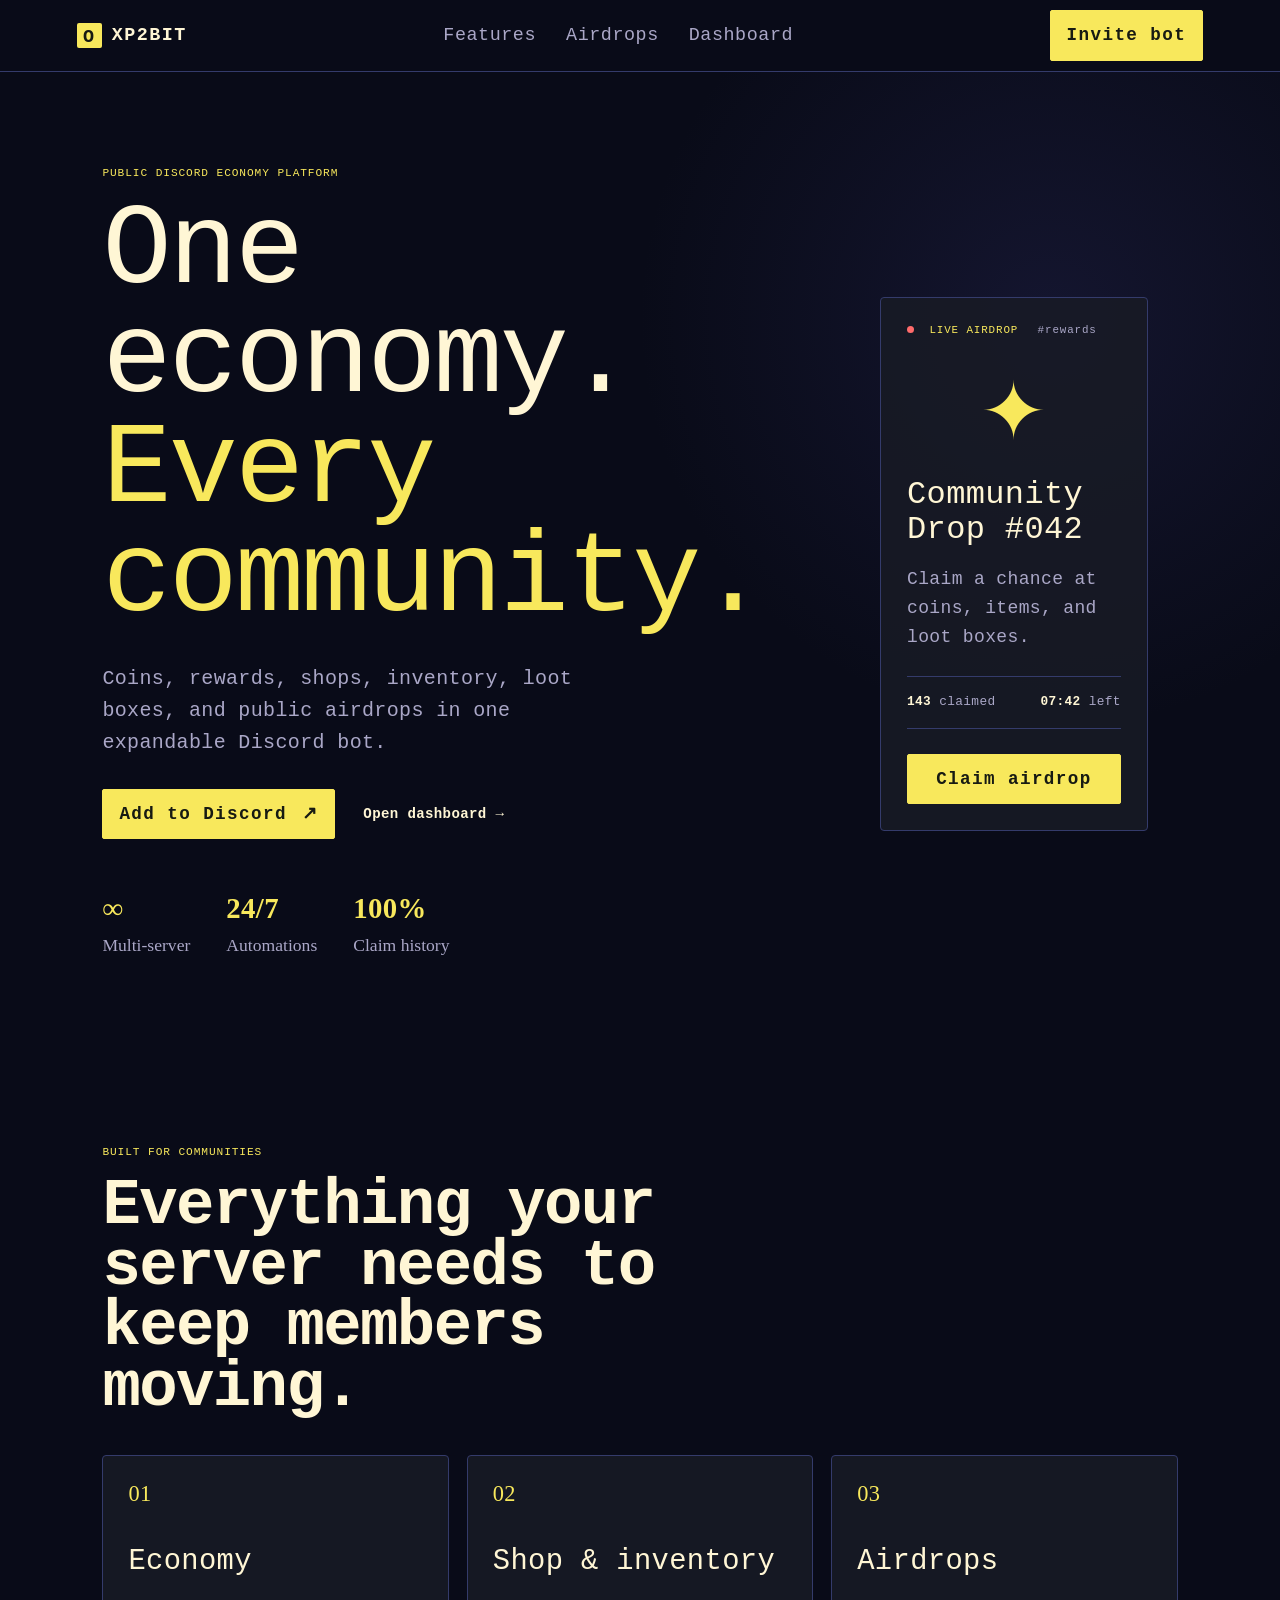
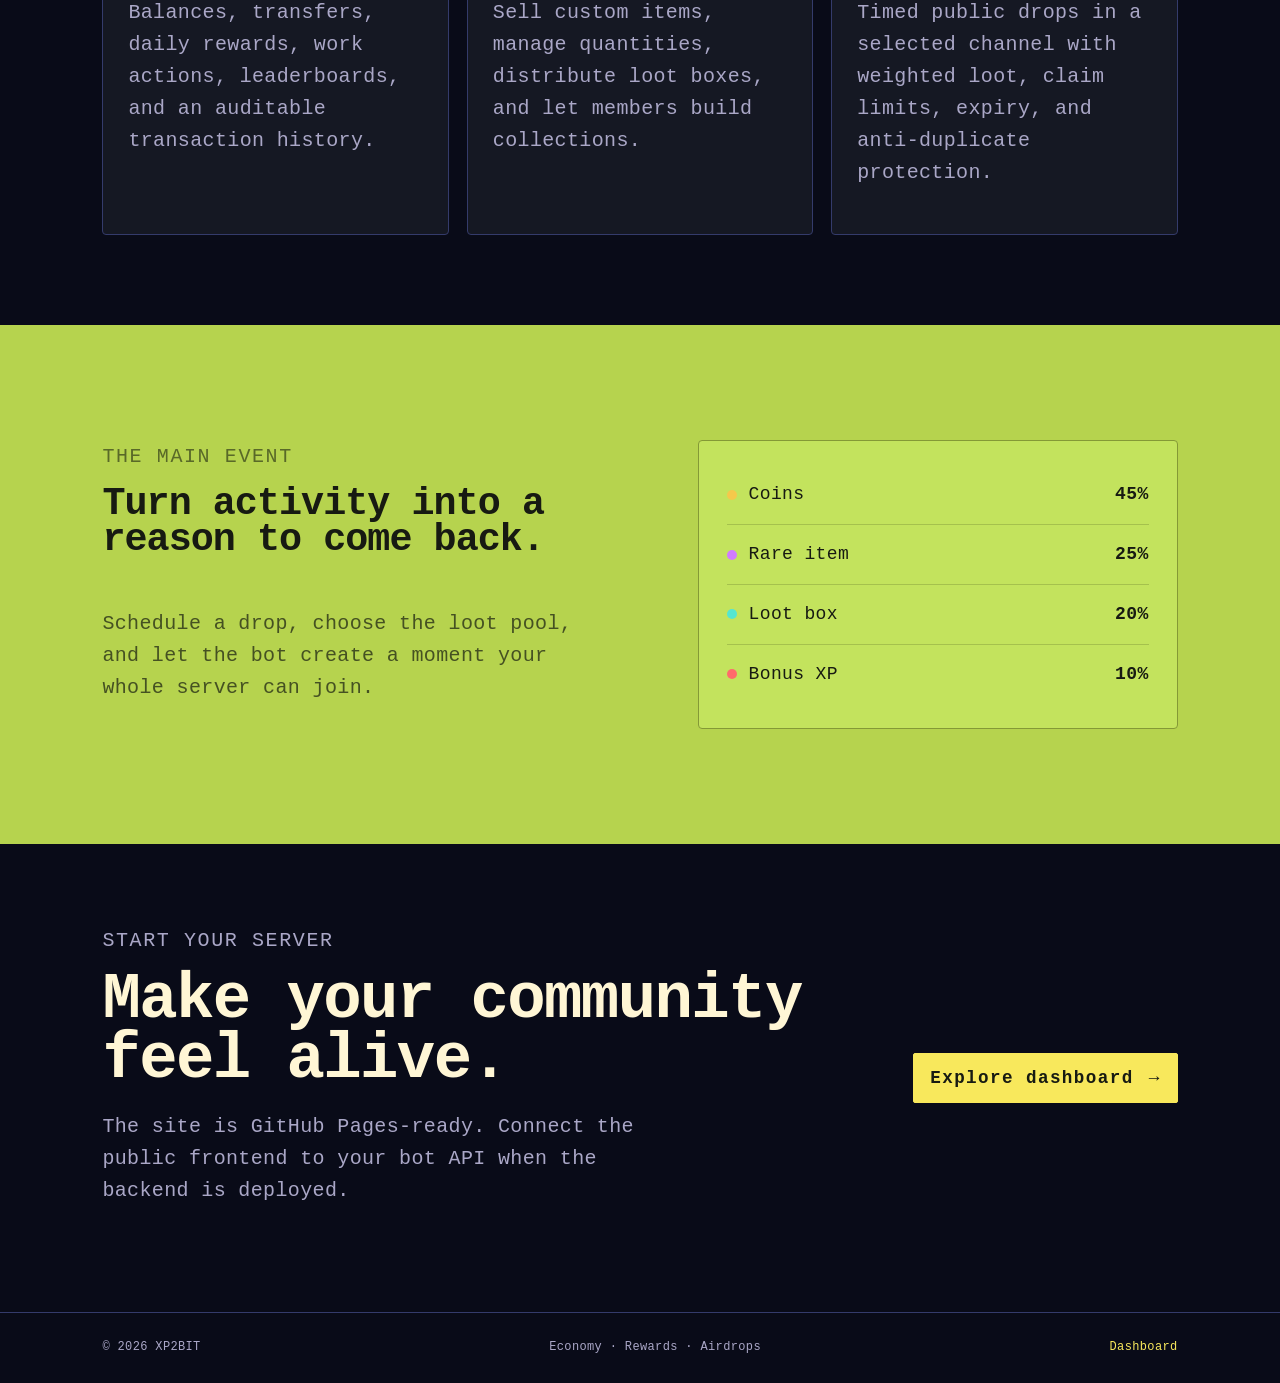
<file: index.html>
<!doctype html>
<html lang="en">
<head>
  <meta charset="UTF-8">
  <meta name="viewport" content="width=device-width, initial-scale=1.0">
  <meta name="description" content="A universal Discord economy and airdrop bot for every community.">
  <title>XP2BIT — Discord Economy & Airdrops</title>
  <link rel="stylesheet" href="styles.css">
</head>
<body>
  <header class="topbar">
    <a class="brand" href="index.html"><span class="brand-mark">O</span> XP2BIT</a>
    <nav><a href="#features">Features</a><a href="#airdrop">Airdrops</a><a href="dashboard.html">Dashboard</a></nav>
    <a class="button button-small" href="#invite">Invite bot</a>
  </header>

  <main>
    <section class="hero section-grid">
      <div class="hero-copy">
        <p class="eyebrow">PUBLIC DISCORD ECONOMY PLATFORM</p>
        <h1>One economy.<br><span>Every community.</span></h1>
        <p class="hero-text">Coins, rewards, shops, inventory, loot boxes, and public airdrops in one expandable Discord bot.</p>
        <div class="hero-actions"><a class="button" href="#invite">Add to Discord <span>↗</span></a><a class="text-link" href="dashboard.html">Open dashboard →</a></div>
        <div class="proof-row"><div><strong>∞</strong><small>Multi-server</small></div><div><strong>24/7</strong><small>Automations</small></div><div><strong>100%</strong><small>Claim history</small></div></div>
      </div>
      <div class="hero-card card"><div class="card-top"><span class="live-dot"></span> LIVE AIRDROP <span class="muted">#rewards</span></div><div class="airdrop-icon">✦</div><h3>Community Drop #042</h3><p>Claim a chance at coins, items, and loot boxes.</p><div class="drop-stats"><span><b>143</b> claimed</span><span><b>07:42</b> left</span></div><button class="button full" data-toast="Connect the bot backend to enable live claims.">Claim airdrop</button></div>
    </section>

    <section id="features" class="section">
      <p class="eyebrow">BUILT FOR COMMUNITIES</p><h2>Everything your server needs to keep members moving.</h2>
      <div class="feature-grid"><article class="feature card"><span class="feature-number">01</span><h3>Economy</h3><p>Balances, transfers, daily rewards, work actions, leaderboards, and an auditable transaction history.</p></article><article class="feature card"><span class="feature-number">02</span><h3>Shop & inventory</h3><p>Sell custom items, manage quantities, distribute loot boxes, and let members build collections.</p></article><article class="feature card"><span class="feature-number">03</span><h3>Airdrops</h3><p>Timed public drops in a selected channel with weighted loot, claim limits, expiry, and anti-duplicate protection.</p></article></div>
    </section>

    <section id="airdrop" class="airdrop-banner section-grid"><div><p class="eyebrow">THE MAIN EVENT</p><h2>Turn activity into a reason to come back.</h2><p>Schedule a drop, choose the loot pool, and let the bot create a moment your whole server can join.</p></div><div class="loot-list"><div><span class="loot-dot gold"></span><span>Coins</span><strong>45%</strong></div><div><span class="loot-dot purple"></span><span>Rare item</span><strong>25%</strong></div><div><span class="loot-dot cyan"></span><span>Loot box</span><strong>20%</strong></div><div><span class="loot-dot coral"></span><span>Bonus XP</span><strong>10%</strong></div></div></section>

    <section id="invite" class="cta section"><div><p class="eyebrow">START YOUR SERVER</p><h2>Make your community feel alive.</h2><p>The site is GitHub Pages-ready. Connect the public frontend to your bot API when the backend is deployed.</p></div><a class="button" href="dashboard.html">Explore dashboard <span>→</span></a></section>
  </main>

  <footer><span>© 2026 XP2BIT</span><span>Economy · Rewards · Airdrops</span><a href="dashboard.html">Dashboard</a></footer>
  <script src="script.js"></script>
</body>
</html>
</file>
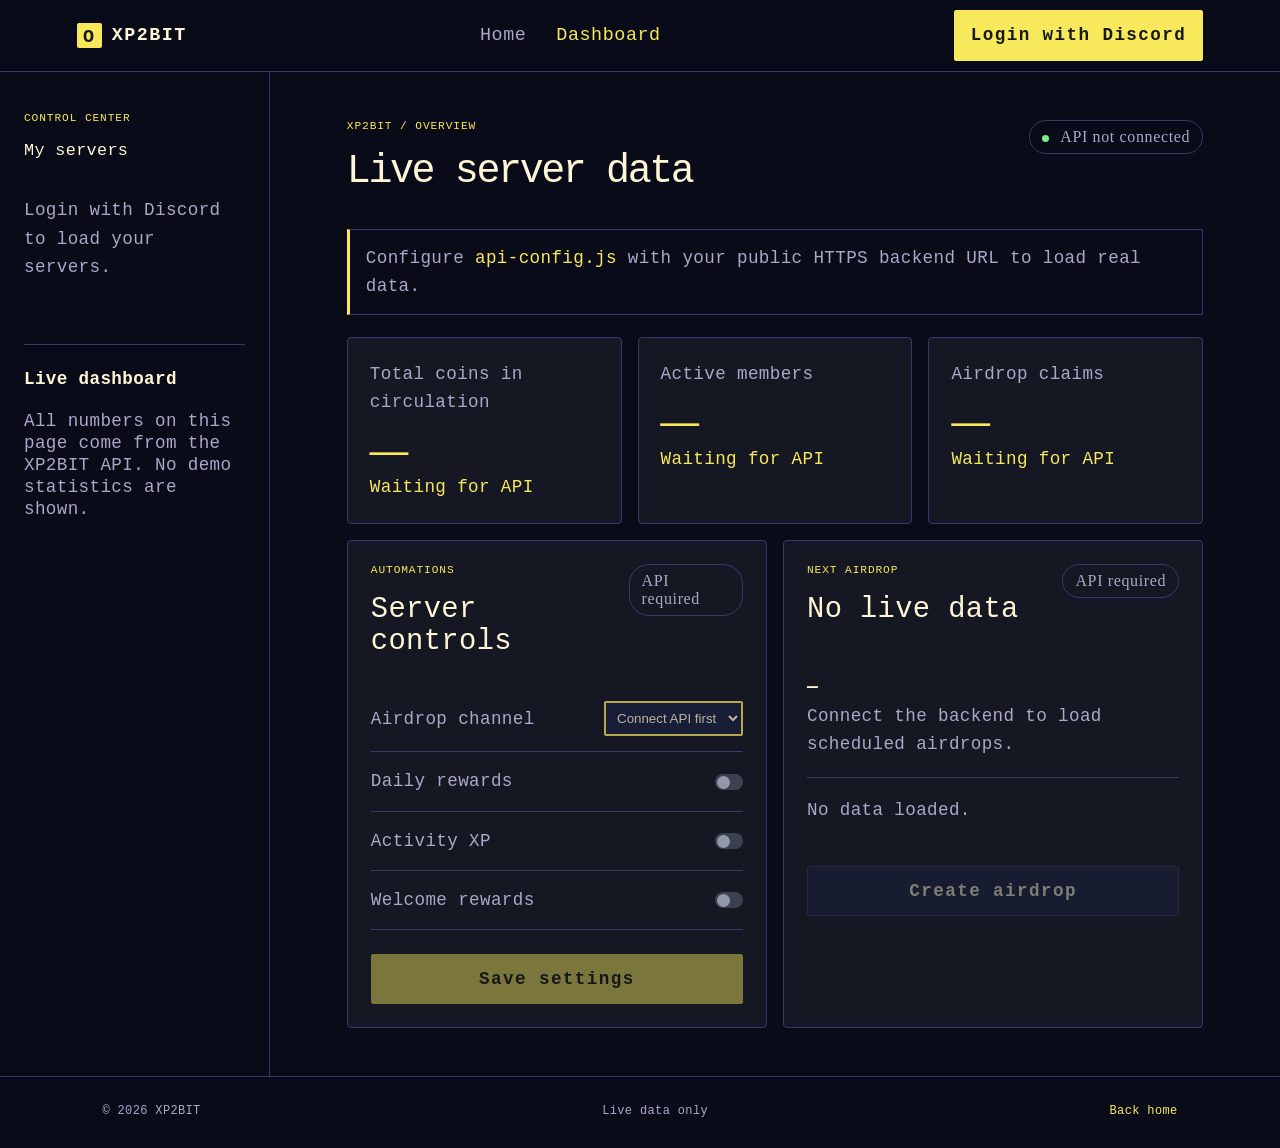
<file: dashboard.html>
<!doctype html>
<html lang="en">
<head><meta charset="UTF-8"><meta name="viewport" content="width=device-width, initial-scale=1.0"><title>Dashboard — XP2BIT</title><link rel="stylesheet" href="styles.css"></head>
<body class="dashboard-page">
  <header class="topbar"><a class="brand" href="index.html"><span class="brand-mark">O</span> XP2BIT</a><nav><a href="index.html">Home</a><a class="active" href="dashboard.html">Dashboard</a></nav><button class="button button-small" id="login-button">Login with Discord</button></header>
  <main class="dashboard-layout"><aside class="sidebar"><p class="eyebrow">CONTROL CENTER</p><h3>My servers</h3><div id="server-list"><div class="empty-state">Login with Discord to load your servers.</div></div><div class="side-note"><b>Live dashboard</b><p>All numbers on this page come from the XP2BIT API. No demo statistics are shown.</p></div></aside><section class="dash-content"><div class="dash-heading"><div><p class="eyebrow">XP2BIT / OVERVIEW</p><h1>Live server data</h1></div><span class="status-pill" id="api-status"><i></i> API not connected</span></div><div class="notice" id="connection-notice">Configure <code>api-config.js</code> with your public HTTPS backend URL to load real data.</div><div class="metric-grid"><div class="metric card"><span>Total coins in circulation</span><strong data-stat="coins">—</strong><small data-stat-note="coins">Waiting for API</small></div><div class="metric card"><span>Active members</span><strong data-stat="members">—</strong><small data-stat-note="members">Waiting for API</small></div><div class="metric card"><span>Airdrop claims</span><strong data-stat="claims">—</strong><small data-stat-note="claims">Waiting for API</small></div></div><div class="panel-grid"><div class="panel card"><div class="panel-heading"><div><p class="eyebrow">AUTOMATIONS</p><h3>Server controls</h3></div><span class="tag">API required</span></div><label>Airdrop channel<select id="airdrop-channel" disabled><option>Connect API first</option></select></label><label>Daily rewards <span class="switch"></span></label><label>Activity XP <span class="switch"></span></label><label>Welcome rewards <span class="switch"></span></label><button class="button full" disabled>Save settings</button></div><div class="panel card"><div class="panel-heading"><div><p class="eyebrow">NEXT AIRDROP</p><h3 id="next-airdrop-title">No live data</h3></div><span class="tag">API required</span></div><div class="schedule"><strong id="next-airdrop-time">—</strong><span id="next-airdrop-meta">Connect the backend to load scheduled airdrops.</span></div><div id="reward-list"><div class="empty-state">No data loaded.</div></div><button class="button secondary full" disabled>Create airdrop</button></div></div></section></main><footer><span>© 2026 XP2BIT</span><span>Live data only</span><a href="index.html">Back home</a></footer><script src="api-config.js"></script><script src="script.js"></script>
</body></html>
</file>
<file: styles.css>
@import url('https://fonts.googleapis.com/css2?family=DM+Mono:wght@400;500&family=Manrope:wght@400;500;600;700;800&display=swap');
:root{--bg:#101218;--panel:#181b25;--panel2:#202431;--text:#f3f4f6;--muted:#9399aa;--line:#2e3342;--accent:#d7f36b;--cyan:#65d9e8;--purple:#a790f7;--coral:#ff907a}*{box-sizing:border-box}body{margin:0;background:var(--bg);color:var(--text);font-family:Manrope,system-ui,sans-serif;line-height:1.6}a{color:inherit;text-decoration:none}button{font:inherit;cursor:pointer} .topbar{height:78px;display:flex;align-items:center;justify-content:space-between;padding:0 5vw;border-bottom:1px solid var(--line);position:relative;z-index:2}.brand{font-weight:800;letter-spacing:.08em;font-size:.84rem;display:flex;align-items:center;gap:10px}.brand-mark{display:grid;place-items:center;background:var(--accent);color:#171a12;width:29px;height:29px;border-radius:50%;font-weight:800}.topbar nav{display:flex;gap:30px;color:var(--muted);font-size:.86rem}.topbar nav a:hover,.topbar nav .active,footer a{color:var(--accent)}.button{display:inline-flex;justify-content:center;align-items:center;gap:15px;background:var(--accent);color:#171a12;border:0;border-radius:5px;padding:14px 22px;font-weight:800;transition:transform .18s ease,filter .18s ease}.button:hover{filter:brightness(1.08);transform:translateY(-2px)}.button:active{transform:scale(.97)}.button-small{padding:10px 16px;font-size:.78rem}.button.secondary{background:var(--panel2);color:var(--text);border:1px solid var(--line)}.full{width:100%}.text-link{font-weight:700;font-size:.88rem}.section{padding:110px 8vw}.section-grid{display:grid;grid-template-columns:1.1fr .9fr;gap:9vw;align-items:center;padding:115px 8vw}.hero{min-height:640px;background:radial-gradient(circle at 80% 20%,#243227 0,transparent 38%)}.eyebrow{font:500 .7rem 'DM Mono',monospace;color:var(--accent);letter-spacing:.13em;margin:0 0 18px}.hero h1{font-size:clamp(3.5rem,8vw,7.4rem);line-height:.98;letter-spacing:-.08em;margin:0 0 28px;font-weight:800}.hero h1 span{color:var(--accent)}.hero-text{color:var(--muted);font-size:1.1rem;max-width:510px}.hero-actions{display:flex;align-items:center;gap:28px;margin:34px 0 60px}.proof-row{display:flex;gap:42px}.proof-row strong{display:block;font-size:1.4rem}.proof-row small{color:var(--muted);font-size:.76rem}.card{background:rgba(24,27,37,.85);border:1px solid var(--line);border-radius:10px}.hero-card{padding:30px;max-width:410px;justify-self:end;box-shadow:0 25px 80px rgba(0,0,0,.28)}.card-top{font:500 .68rem 'DM Mono',monospace;color:var(--accent);letter-spacing:.08em}.muted{color:var(--muted);margin-left:12px}.live-dot{display:inline-block;width:7px;height:7px;border-radius:50%;background:var(--coral);margin-right:8px}.airdrop-icon{font-size:5rem;color:var(--accent);line-height:1;text-align:center;margin:36px 0 25px}.hero-card h3{font-size:1.55rem;margin:0}.hero-card p{color:var(--muted)}.drop-stats{display:flex;justify-content:space-between;color:var(--muted);font-size:.8rem;border-top:1px solid var(--line);border-bottom:1px solid var(--line);padding:15px 0;margin:25px 0}.drop-stats b{color:var(--text)}h2{font-size:clamp(2rem,4vw,3.6rem);line-height:1.05;letter-spacing:-.06em;max-width:720px;margin:0 0 50px}.feature-grid{display:grid;grid-template-columns:repeat(3,1fr);gap:18px}.feature{padding:30px;min-height:245px}.feature-number{font:500 .72rem 'DM Mono',monospace;color:var(--accent)}.feature h3{font-size:1.25rem;margin:46px 0 10px}.feature p,.airdrop-banner p,.cta p{color:var(--muted)}.airdrop-banner{background:var(--accent);color:#171a12;grid-template-columns:1fr 1fr}.airdrop-banner .eyebrow{color:#596928}.airdrop-banner p{color:#455122;max-width:490px}.loot-list{background:#bde05b;padding:24px 28px;border-radius:10px}.loot-list div,.reward-row{display:flex;align-items:center;gap:12px;padding:15px 0;border-bottom:1px solid rgba(30,40,10,.18)}.loot-list div:last-child,.reward-row:last-child{border:0}.loot-list strong{margin-left:auto}.loot-dot{width:10px;height:10px;border-radius:50%;background:var(--accent);display:inline-block}.gold{background:#f5c84b}.purple{background:var(--purple)}.cyan{background:var(--cyan)}.coral{background:var(--coral)}.cta{display:flex;justify-content:space-between;align-items:center;gap:30px}.cta h2{margin-bottom:15px}.cta p{max-width:550px}footer{border-top:1px solid var(--line);padding:25px 8vw;color:var(--muted);font-size:.75rem;display:flex;justify-content:space-between;gap:20px}.dashboard-layout{display:grid;grid-template-columns:270px 1fr;min-height:calc(100vh - 140px)}.sidebar{border-right:1px solid var(--line);padding:50px 25px}.sidebar h3{font-size:1.05rem;margin-bottom:18px}.server{width:100%;text-align:left;background:transparent;color:var(--muted);border:1px solid transparent;padding:12px;border-radius:7px;display:flex;gap:10px;align-items:center}.server.active{background:var(--panel);border-color:var(--line);color:var(--text)}.server small{display:block;color:var(--muted);font-size:.67rem}.server-icon{display:grid;place-items:center;width:31px;height:31px;border-radius:8px;background:var(--accent);color:#151a13;font-weight:800}.server-icon.alt{background:var(--purple)}.side-note{font-size:.75rem;color:var(--muted);border-top:1px solid var(--line);margin-top:45px;padding-top:20px}.side-note b{color:var(--text)}.dash-content{padding:55px 6vw}.dash-heading{display:flex;justify-content:space-between;align-items:start;margin-bottom:35px}.dash-heading h1{margin:0;font-size:2.5rem;letter-spacing:-.06em}.status-pill,.tag{border:1px solid var(--line);border-radius:20px;padding:7px 12px;font:500 .68rem 'DM Mono',monospace;color:var(--muted)}.status-pill i{display:inline-block;width:7px;height:7px;border-radius:50%;background:#7bea8b;margin-right:7px}.metric-grid,.panel-grid{display:grid;grid-template-columns:repeat(3,1fr);gap:16px}.metric{padding:22px}.metric span,.metric small{color:var(--muted);font-size:.74rem;display:block}.metric strong{display:block;font-size:2rem;margin:14px 0 4px}.metric small{color:var(--accent)}.panel-grid{grid-template-columns:1fr 1fr;margin-top:16px}.panel{padding:25px}.panel-heading{display:flex;justify-content:space-between;align-items:start;margin-bottom:25px}.panel-heading h3{margin:4px 0;font-size:1.25rem}.tag.green{color:#7bea8b;border-color:#315939}label{display:flex;justify-content:space-between;align-items:center;color:var(--muted);font-size:.84rem;padding:15px 0;border-bottom:1px solid var(--line)}select{background:var(--panel2);color:var(--text);border:1px solid var(--line);border-radius:4px;padding:7px}.switch{width:30px;height:17px;border-radius:10px;background:#3c4150;position:relative}.switch:after{content:'';position:absolute;width:13px;height:13px;top:2px;left:2px;border-radius:50%;background:#9298aa}.switch.on{background:var(--accent)}.switch.on:after{left:15px;background:#212619}.panel .button{margin-top:24px}.schedule{padding:18px 0;border-bottom:1px solid var(--line)}.schedule strong{display:block}.schedule span{font-size:.75rem;color:var(--muted)}.reward-row{font-size:.85rem}.reward-row b{margin-left:auto;color:var(--muted)}
@media(max-width:800px){.topbar nav{display:none}.section-grid,.airdrop-banner{grid-template-columns:1fr;padding:80px 6vw}.hero-card{justify-self:stretch}.feature-grid,.metric-grid,.panel-grid{grid-template-columns:1fr}.cta{display:block}.cta .button{margin-top:22px}.dashboard-layout{display:block}.sidebar{border-right:0;border-bottom:1px solid var(--line)}.dash-content{padding:45px 6vw}.dash-heading{display:block}.status-pill{display:inline-block;margin-top:15px}footer{flex-wrap:wrap}}
.toast{position:fixed;right:22px;bottom:22px;max-width:330px;padding:14px 17px;background:var(--panel2);border:1px solid var(--accent);border-radius:7px;color:var(--text);font-size:.8rem;box-shadow:0 12px 35px rgba(0,0,0,.35);z-index:10;animation:toast-in .2s ease-out}@keyframes toast-in{from{opacity:0;transform:translateY(8px)}to{opacity:1;transform:translateY(0)}}

/* XP2BIT retro 8-bit / 16-bit skin */
@import url('https://fonts.googleapis.com/css2?family=Press+Start+2P&family=VT323&display=swap');
:root{--bg:#090b18;--panel:#11152a;--panel2:#1b2140;--text:#fff6d5;--muted:#aaa7c7;--line:#343b6b;--accent:#f8e85c;--cyan:#55e6d0;--purple:#d17bff;--coral:#ff6b6b}
body{font-family:'VT323',monospace;font-size:20px;letter-spacing:.02em;background-color:var(--bg);background-image:linear-gradient(rgba(255,255,255,.025) 1px,transparent 1px),linear-gradient(90deg,rgba(255,255,255,.02) 1px,transparent 1px);background-size:4px 4px;image-rendering:pixelated}
body:after{content:'';position:fixed;inset:0;pointer-events:none;background:linear-gradient(rgba(18,16,16,0) 50%,rgba(0,0,0,.16) 50%);background-size:100% 4px;opacity:.28;z-index:20}.topbar{border-bottom:4px solid var(--line);height:86px}.brand,.eyebrow,.button,.topbar nav,.proof-row small,.card-top,.status-pill,.tag{font-family:'Press Start 2P',monospace}.brand{font-size:.7rem}.brand-mark{border-radius:2px;border:3px solid #201f38;box-shadow:4px 4px 0 #5f541c}.topbar nav{font-size:.52rem}.button{border-radius:2px;border:3px solid #fff6d5;box-shadow:5px 5px 0 #5a5028;padding:14px 18px;font-size:.58rem}.button:hover{transform:translate(-2px,-2px);box-shadow:7px 7px 0 #5a5028}.button:active{transform:translate(3px,3px);box-shadow:2px 2px 0 #5a5028}.hero{background:radial-gradient(circle at 80% 20%,#30306b 0,transparent 36%)}.hero h1,h2{font-family:'Press Start 2P',monospace;letter-spacing:-.04em;line-height:1.35}.hero h1{font-size:clamp(2.1rem,5vw,4.9rem)}h2{font-size:clamp(1.5rem,3vw,2.7rem)}.hero-text,.feature p,.airdrop-banner p,.cta p{font-size:1.35rem}.card{border:3px solid var(--line);border-radius:2px;box-shadow:7px 7px 0 #060714}.hero-card{box-shadow:10px 10px 0 #060714}.airdrop-icon{font-family:'Press Start 2P';text-shadow:5px 5px 0 #5f541c}.feature-number{font-family:'Press Start 2P'}.feature h3,.hero-card h3,.panel-heading h3,.sidebar h3,.dash-heading h1{font-family:'Press Start 2P';line-height:1.45}.loot-list{border:3px solid #555e1b;border-radius:2px;box-shadow:7px 7px 0 #5f541c}.airdrop-banner{background:#cde85a}.section{padding-top:100px;padding-bottom:100px}.dash-heading h1{font-size:1.55rem}.sidebar{border-right:4px solid var(--line)}.server{border-radius:2px}.server.active{border:3px solid var(--accent);box-shadow:4px 4px 0 #5f541c}.server-icon{border-radius:2px;border:2px solid #171929}.metric strong{font-family:'Press Start 2P';font-size:1.35rem;color:var(--accent);line-height:1.5}.metric span,.metric small,label,.schedule span{font-size:1.2rem}.panel{box-shadow:7px 7px 0 #060714}.select,select{border:2px solid var(--accent);border-radius:2px}.toast{font-family:'VT323',monospace;font-size:1.4rem;border:3px solid var(--accent);border-radius:2px;box-shadow:6px 6px 0 #050611}@media(max-width:800px){.topbar{height:74px}.brand{font-size:.55rem}.hero h1{font-size:2rem}.hero-text,.feature p,.airdrop-banner p,.cta p{font-size:1.2rem}}

/* XP2BIT minimal retro refinement */
body{font-size:18px;background-image:none}body:after{display:none}.topbar{height:72px;border-bottom:1px solid var(--line);padding:0 6vw}.brand,.topbar nav,.button,.eyebrow,.card-top,.status-pill,.tag{font-family:'VT323',monospace;letter-spacing:.08em}.brand{font-size:1.15rem}.brand-mark{width:25px;height:25px;border:0;box-shadow:none}.topbar nav{font-family:'VT323',monospace;font-size:1.15rem;letter-spacing:.03em}.button{font-family:'VT323',monospace;font-size:1.1rem;border:1px solid var(--accent);box-shadow:none;padding:10px 16px}.button:hover{box-shadow:none;transform:translateY(-1px)}.button:active{box-shadow:none;transform:scale(.98)}.hero{min-height:570px;padding-top:95px;padding-bottom:95px;background:radial-gradient(circle at 82% 25%,rgba(49,48,107,.28),transparent 32%)}.hero h1,h2{font-family:'VT323',monospace;letter-spacing:-.025em;line-height:.95}.hero h1{font-size:clamp(4.2rem,9vw,8.8rem);font-weight:400}.hero-text,.feature p,.airdrop-banner p,.cta p{font-size:1.25rem}.hero-actions{margin:30px 0 46px}.proof-row{gap:36px}.proof-row strong{font-family:'VT323';font-size:1.8rem;color:var(--accent)}.proof-row small{font-family:'VT323';font-size:1.1rem;letter-spacing:0}.card{border:1px solid var(--line);border-radius:4px;box-shadow:none}.hero-card{padding:26px;box-shadow:none}.airdrop-icon{font-family:'VT323';font-size:5rem;text-shadow:none}.hero-card h3,.feature h3,.panel-heading h3,.sidebar h3,.dash-heading h1{font-family:'VT323',monospace;font-weight:400;line-height:1.1}.hero-card h3{font-size:2rem}.section{padding-top:90px;padding-bottom:90px}.section h2{font-size:clamp(2.8rem,5vw,5rem);margin-bottom:36px}.feature{min-height:210px;padding:25px}.feature h3{font-size:1.8rem;margin:35px 0 6px}.feature-number{font-family:'VT323';font-size:1.4rem;color:var(--accent)}.airdrop-banner{background:#b6d34e;box-shadow:none}.loot-list{border:1px solid #849936;border-radius:4px;box-shadow:none;background:#c3e35d}.cta{padding-top:85px;padding-bottom:85px}.cta h2{margin-bottom:12px}.dashboard-layout{min-height:calc(100vh - 130px)}.sidebar{border-right:1px solid var(--line);padding:40px 24px}.dash-content{padding:48px 6vw}.dash-heading h1{font-size:2.5rem}.metric strong{font-family:'VT323';font-size:2.4rem;line-height:1}.metric span,.metric small,label,.schedule span{font-size:1.1rem}.panel{padding:23px}.panel-heading h3{font-size:1.8rem}.status-pill,.tag{font-family:'VT323';font-size:1rem;letter-spacing:.04em}.side-note{font-size:1.1rem}.side-note p{line-height:1.25}.server{font-size:1.15rem}.server small{font-size:1rem}.switch{width:28px;height:16px}.toast{font-family:'VT323';font-size:1.25rem;border:1px solid var(--accent);box-shadow:none}

.notice{padding:14px 16px;border:1px solid var(--line);border-left:3px solid var(--accent);color:var(--muted);font-size:1.1rem;margin-bottom:22px}.notice code{color:var(--accent)}.empty-state{color:var(--muted);font-size:1.1rem;padding:18px 0}.button:disabled{opacity:.45;cursor:not-allowed;filter:none;transform:none}.button:disabled:hover{transform:none}
</file>
